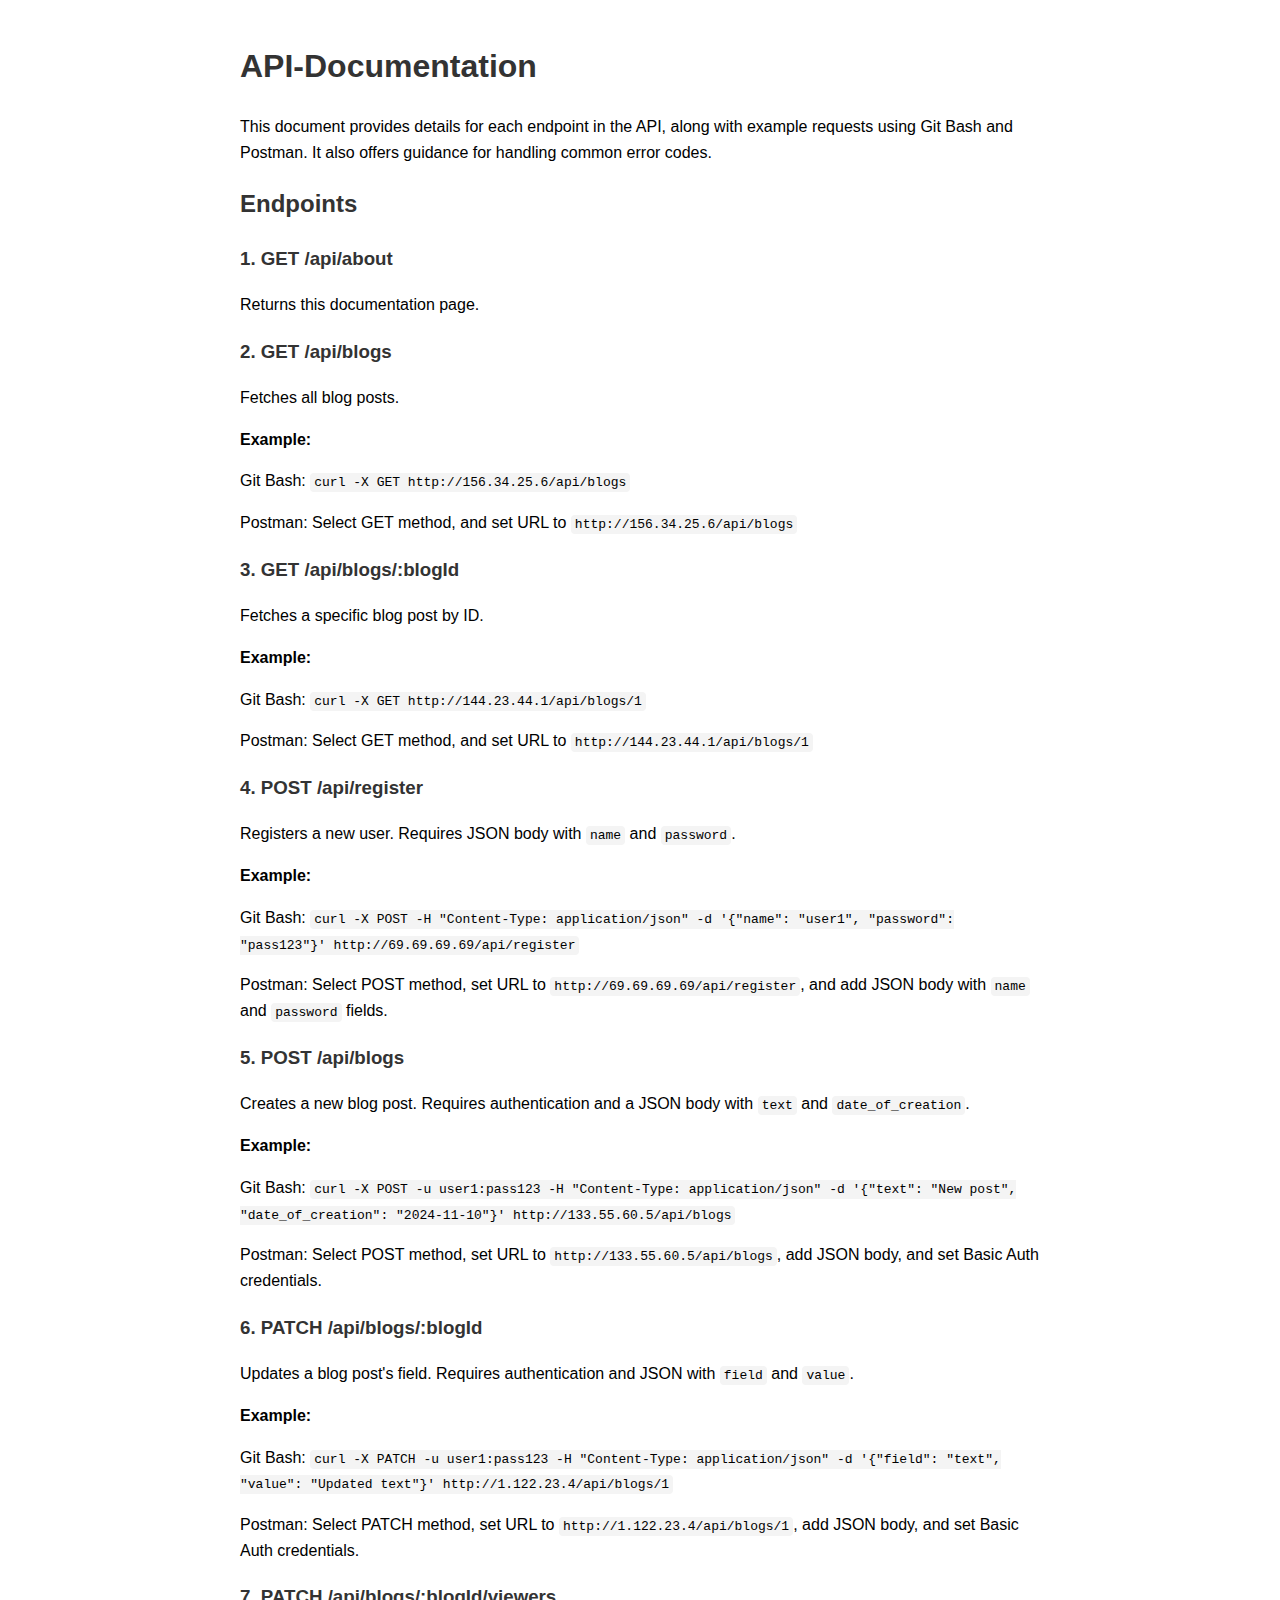
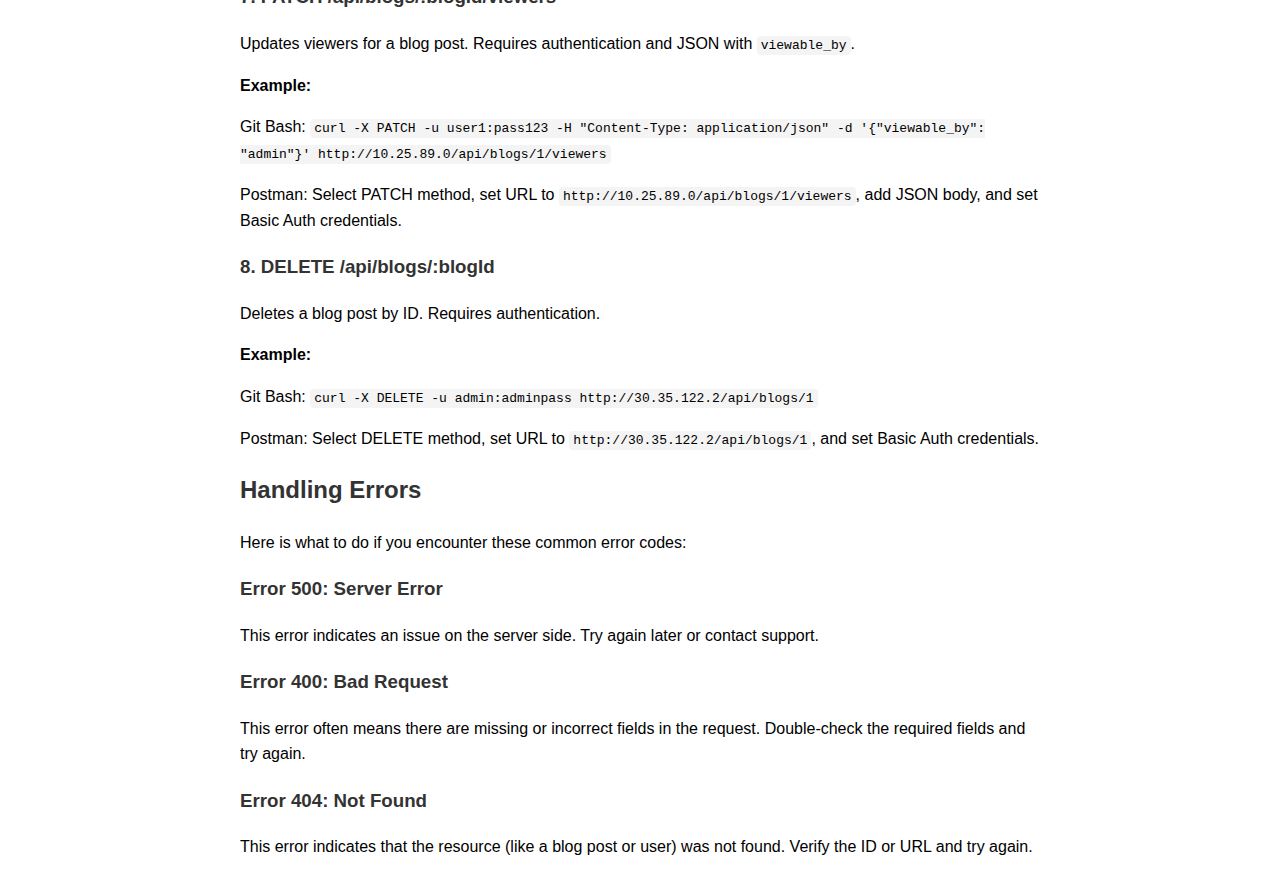
<file: about.html>
<!--
    Blog-API Documentation
-->

<!DOCTYPE html>
<html lang="en">
    <head>
        <!-- #MARKER head -->
        <meta charset="UTF-8">
        <meta name="viewport" content="width=device-width, initial-scale=1.0">
        <title>API-Documentation</title>
        <link rel="stylesheet" href="./style.css"/>
    </head>

    <body>
        <!-- #MARKER body -->
        <h1><b>API-Documentation</b></h1>

        <p>This document provides details for each endpoint in the API, along with example requests using Git Bash and Postman. It also offers guidance for handling common error codes.</p>
        
        <!-- #MARKER Endpoints -->
        <div class="section">
            <h2>Endpoints</h2>

            <h3>1. GET /api/about</h3>
            <p>Returns this documentation page.</p>

            <h3>2. GET /api/blogs</h3>
            <p>Fetches all blog posts.</p>
            <p><strong>Example:</strong></p>
            <p>Git Bash: <code>curl -X GET http://156.34.25.6/api/blogs</code></p>
            <p>Postman: Select GET method, and set URL to <code>http://156.34.25.6/api/blogs</code></p>

            <h3>3. GET /api/blogs/:blogId</h3>
            <p>Fetches a specific blog post by ID.</p>
            <p><strong>Example:</strong></p>
            <p>Git Bash: <code>curl -X GET http://144.23.44.1/api/blogs/1</code></p>
            <p>Postman: Select GET method, and set URL to <code>http://144.23.44.1/api/blogs/1</code></p>

            <h3>4. POST /api/register</h3>
            <p>Registers a new user. Requires JSON body with <code>name</code> and <code>password</code>.</p>
            <p><strong>Example:</strong></p>
            <p>Git Bash: <code>curl -X POST -H "Content-Type: application/json" -d '{"name": "user1", "password": "pass123"}' http://69.69.69.69/api/register</code></p>
            <p>Postman: Select POST method, set URL to <code>http://69.69.69.69/api/register</code>, and add JSON body with <code>name</code> and <code>password</code> fields.</p>

            <h3>5. POST /api/blogs</h3>
            <p>Creates a new blog post. Requires authentication and a JSON body with <code>text</code> and <code>date_of_creation</code>.</p>
            <p><strong>Example:</strong></p>
            <p>Git Bash: <code>curl -X POST -u user1:pass123 -H "Content-Type: application/json" -d '{"text": "New post", "date_of_creation": "2024-11-10"}' http://133.55.60.5/api/blogs</code></p>
            <p>Postman: Select POST method, set URL to <code>http://133.55.60.5/api/blogs</code>, add JSON body, and set Basic Auth credentials.</p>

            <h3>6. PATCH /api/blogs/:blogId</h3>
            <p>Updates a blog post's field. Requires authentication and JSON with <code>field</code> and <code>value</code>.</p>
            <p><strong>Example:</strong></p>
            <p>Git Bash: <code>curl -X PATCH -u user1:pass123 -H "Content-Type: application/json" -d '{"field": "text", "value": "Updated text"}' http://1.122.23.4/api/blogs/1</code></p>
            <p>Postman: Select PATCH method, set URL to <code>http://1.122.23.4/api/blogs/1</code>, add JSON body, and set Basic Auth credentials.</p>

            <h3>7. PATCH /api/blogs/:blogId/viewers</h3>
            <p>Updates viewers for a blog post. Requires authentication and JSON with <code>viewable_by</code>.</p>
            <p><strong>Example:</strong></p>
            <p>Git Bash: <code>curl -X PATCH -u user1:pass123 -H "Content-Type: application/json" -d '{"viewable_by": "admin"}' http://10.25.89.0/api/blogs/1/viewers</code></p>
            <p>Postman: Select PATCH method, set URL to <code>http://10.25.89.0/api/blogs/1/viewers</code>, add JSON body, and set Basic Auth credentials.</p>

            <h3>8. DELETE /api/blogs/:blogId</h3>
            <p>Deletes a blog post by ID. Requires authentication.</p>
            <p><strong>Example:</strong></p>
            <p>Git Bash: <code>curl -X DELETE -u admin:adminpass http://30.35.122.2/api/blogs/1</code></p>
            <p>Postman: Select DELETE method, set URL to <code>http://30.35.122.2/api/blogs/1</code>, and set Basic Auth credentials.</p>
        </div>
        
        <!-- #MARKER Error -->
        <div class="section">
            <h2>Handling Errors</h2>
            <p>Here is what to do if you encounter these common error codes:</p>

            <h3>Error 500: Server Error</h3>
            <p>This error indicates an issue on the server side. Try again later or contact support.</p>

            <h3>Error 400: Bad Request</h3>
            <p>This error often means there are missing or incorrect fields in the request. Double-check the required fields and try again.</p>

            <h3>Error 404: Not Found</h3>
            <p>This error indicates that the resource (like a blog post or user) was not found. Verify the ID or URL and try again.</p>
        </div>

    </body>
</html>
</file>
<file: style.css>
body 
{ 
    font-family: Arial, sans-serif; 
    max-width: 800px; 
    margin: 0 auto; 
    padding: 20px; 
    line-height: 1.6; 
}

h1, h2, h3 
{ 
    color: #333; 
}

pre, code {
    background: #f4f4f4;
    padding: 2px 4px;
    border-radius: 4px;
}

.section 
{ 
    margin-top: 20px; 
}

.endpoint 
{
    margin-bottom: 20px;
}
</file>
